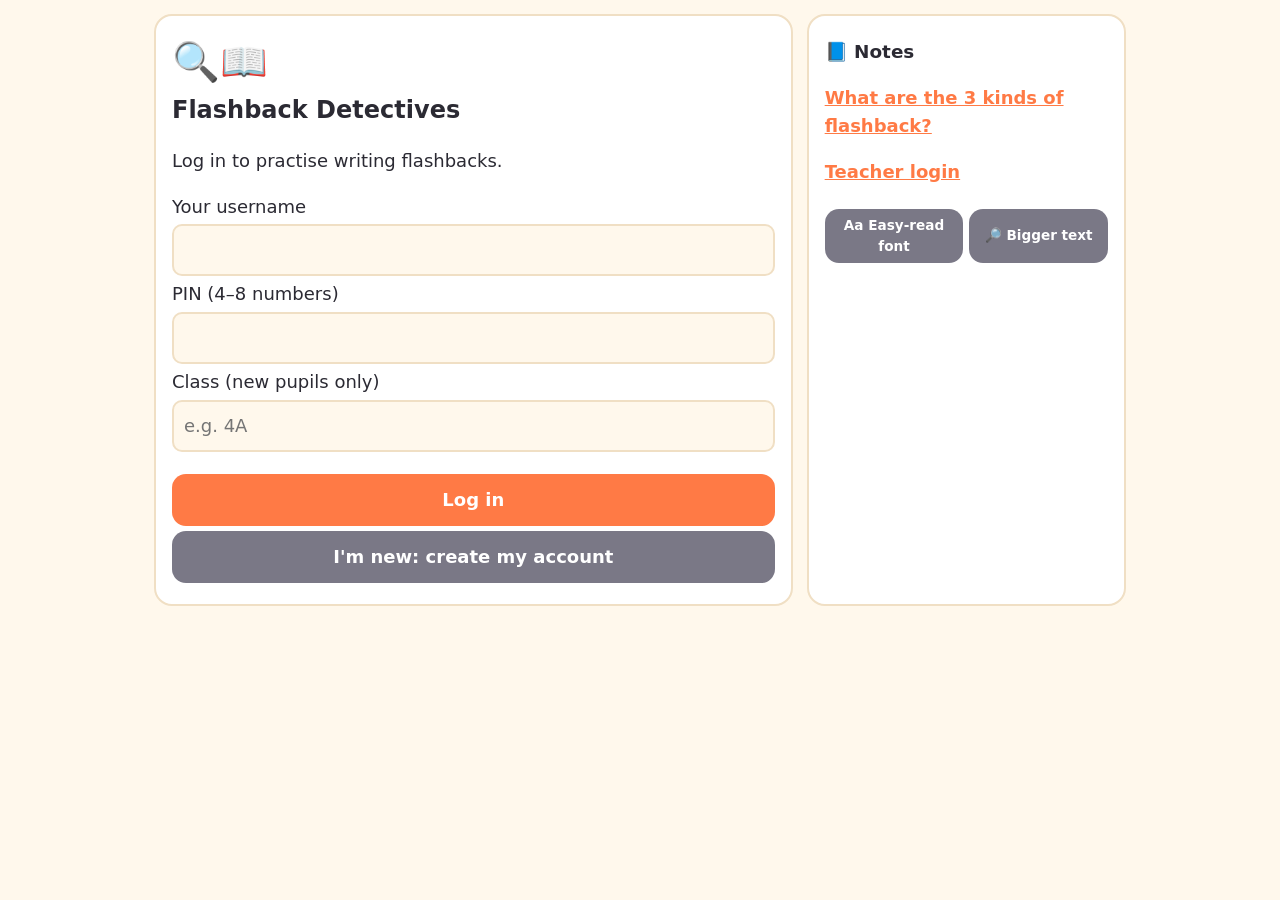
<file: public/index.html>
<!DOCTYPE html><html lang="en"><head><meta charset="utf-8"><title>Flashback Detectives</title><meta name="viewport" content="width=device-width, initial-scale=1, viewport-fit=cover"><link rel="stylesheet" href="style.css"></head><body>
<div class="wrap two"><main class="card" id="main"></main><aside class="card" id="side"></aside></div>
<script>
let T=null,U='',C=null,ME={completions:[],badges:{},writings:[]},run,story=[],pts=0,node,sid,t0,P={};
try{T=localStorage.getItem('tok');U=localStorage.getItem('usr')||'';P=JSON.parse(localStorage.getItem('prefs')||'{}')}catch(e){}
const $=id=>document.getElementById(id),esc=s=>String(s??'').replace(/&/g,'&amp;').replace(/</g,'&lt;'),paras=a=>a.map(t=>t.split('\n\n').map(p=>`<p>${esc(p)}</p>`).join('')).join('');
function prefs(k){if(k){P[k]=!P[k];try{localStorage.setItem('prefs',JSON.stringify(P))}catch(e){}}document.body.classList.toggle('dys',!!P.dys);document.body.classList.toggle('big',!!P.big)}
function say(t){try{speechSynthesis.cancel();const u=new SpeechSynthesisUtterance(t);u.rate=.9;speechSynthesis.speak(u)}catch(e){}}
async function api(p,b){const r=await fetch('/api/'+p,{method:b?'POST':'GET',headers:{'content-type':'application/json',...(T?{authorization:'Bearer '+T}:{})},body:b?JSON.stringify(b):undefined});const d=await r.json().catch(()=>({}));if(r.status===401&&T&&!/login|register/.test(p)){logout();throw new Error('Please log in again')}if(!r.ok)throw new Error(d.error||'Something went wrong');return d}
function logout(){T=null;try{localStorage.removeItem('tok')}catch(e){}login()}
const tools=()=>`<div class="tools"><button class="alt" onclick="prefs('dys');side()">Aa Easy-read font</button><button class="alt" onclick="prefs('big');side()">🔎 Bigger text</button></div>`;
const BN={first:'First Steps',explorer:'Path Explorer',placer:'Strategic Placer',content:'Content Master',length:'Length Expert',architect:'Flashback Architect',persist:'Persistent Learner'};
function side(){if(!T){$('side').innerHTML=`<h2>📘 Notes</h2><p><a href="notes.html" target="_blank">What are the 3 kinds of flashback?</a></p><p><a href="teacher.html">Teacher login</a></p>${tools()}`;return}
const n=ME.completions.length,b=ME.badges||{};
$('side').innerHTML=`<h2>🔍 ${esc(U)}</h2><div class="bar"><span class="pill">⭐ ${ME.completions.reduce((a,c)=>a+c.points,0)} pts</span><span class="pill">📚 ${n}/${C?C.stories.length:10}</span></div><h2>🏅 Badges</h2>${Object.keys(BN).map(k=>`<span class="badge ${b[k]?'':'locked'}">${b[k]?'🏅':'🔒'} ${BN[k]}</span>`).join('')}
${(ME.writings||[]).filter(w=>w.comment).slice(0,3).map(w=>`<h2>💬 Teacher note</h2><p><i>${esc(w.comment)}</i></p>`).join('')}<p><a href="notes.html" target="_blank">📘 Notes on the 3 flashbacks</a></p>${tools()}<button class="alt" onclick="logout()">Log out</button>`}
function login(msg){side();$('main').innerHTML=`<div style="font-size:2.4rem">🔍📖</div><h1>Flashback Detectives</h1><p>Log in to practise writing flashbacks.</p><label>Your username<input id="u" value="${esc(U)}" autocomplete="username"></label><label>PIN (4–8 numbers)<input id="p" type="password" inputmode="numeric" autocomplete="current-password"></label><label>Class (new pupils only)<input id="c" placeholder="e.g. 4A"></label><p class="err" id="e">${msg||''}</p><button class="go" onclick="auth('login')">Log in</button><button class="alt" onclick="auth('register')">I'm new: create my account</button>`}
async function auth(k){try{const d=await api(k,{username:$('u').value,pin:$('p').value,class:$('c').value});T=d.token;U=d.username;try{localStorage.setItem('tok',T);localStorage.setItem('usr',U)}catch(e){}menu()}catch(e){$('e').textContent=e.message}}
function mapHTML(t){return `<div class="map">${C.types[t].map.map(s=>`<div class="${s[2]?'m':''}" style="flex:${s[1]}">${s[0]}</div>`).join('')}</div>`}
async function menu(){try{speechSynthesis.cancel()}catch(e){}try{[C,ME]=await Promise.all([api('stories'),api('me')])}catch(e){return T?($('main').innerHTML='<p class="err">'+esc(e.message)+'</p>'):0}side();
const as=new Set(C.assigned),L=C.stories.slice().sort((a,b)=>(as.has(b.id)-as.has(a.id)));const done={};ME.completions.forEach(c=>done[c.story]=c);
$('main').innerHTML=`<h1>Pick a flashback story</h1><p>Each story teaches one kind of flashback. <a href="notes.html" target="_blank">📘 Read the notes first</a></p>
<div class="cards"><div class="sc"><div class="i">🧩</div><h2>Which flashback is it?</h2><p>Read short extracts and sort them.${ME.sort&&ME.sort.t?' Best: '+ME.sort.s+'/'+ME.sort.t:''}</p><button class="c1" onclick="sortGame()">Play ▶</button></div>
${L.map(s=>{const c=done[s.id];return `<div class="sc"><div class="i">${s.ic}</div><h2>${C.types[s.type].kind}</h2><b>${esc(s.title)}</b> ${c?(c.perfect?'⭐':'✅'):''} ${as.has(s.id)?'<span class="pill">📌 Assigned</span>':''}<p>${esc(s.blurb)}</p><button class="go" onclick="begin('${s.id}')">${c?'Play again':'Start'} ▶</button></div>`}).join('')}</div>`}
async function begin(id){try{const d=await api('run/start',{story:id});sid=id;run=d.run;story=[];pts=0;show(d.node)}catch(e){alert(e.message)}}
function show(n){node=n;const S=C.stories.find(s=>s.id===sid),ord=n.o.map((_,i)=>i).sort(()=>Math.random()-.5);
$('main').innerHTML=`<h1>${S.ic} ${esc(S.title)} <small>· ${C.types[S.type].kind}</small></h1>${mapHTML(S.type)}<div class="bar"><span class="pill">⭐ ${pts} pts</span></div><div class="story" id="st">${story.length?paras(story):'<p><i>Your story will appear here...</i></p>'}</div>
<h2>${esc(n.q)} <button class="alt sm" onclick="say(node.q+'. '+node.o.map(o=>o.l).join('. '))">🔊</button></h2><div id="ch">${ord.map((k,j)=>{const o=n.o[k];return `<button class="c${j}" onclick="pick(${k})">${'ABCD'[j]}. ${esc(o.l)}</button>${o.t?`<details><summary>👀 Show example</summary>${esc(o.t)}</details>`:''}`}).join('')}</div>
<details><summary>💡 Need a hint?</summary>${esc(n.h)}</details><div id="fb"></div><div class="tools"><button class="alt" onclick="say(story.join(' '))">🔊 Read my story</button><button class="alt" onclick="menu()">⬅ Back to stories</button></div>`;
$('st').scrollTop=1e5;t0=Date.now()}
async function pick(k){document.querySelectorAll('#ch button').forEach(b=>b.disabled=true);
try{const d=await api('run/choice',{run,idx:k,ms:Date.now()-t0}),lab={g:'✅ Great choice!',o:'⚠️ Almost there',b:'❌ Let’s rethink'};
$('fb').innerHTML=`<div class="fbk ${d.r}"><b>${lab[d.r]}</b> ${d.p?'<b>+'+d.p+' pts</b>':''} ${d.half?'<small>(half points: you tried again)</small>':''}<p>${esc(d.f)}</p><p>💡 <b>Tip:</b> ${esc(d.tip)}</p><button class="alt sm" onclick="say(${JSON.stringify(d.f+' '+d.tip).replace(/"/g,'&quot;')})">🔊</button></div>${d.retry?'':'<button class="go" id="k">Continue ▶</button>'}<button class="alt" id="a">↩ Try a different choice</button>`;
$('fb').scrollIntoView({behavior:'smooth',block:'nearest'});
$('a').onclick=async()=>{try{show(d.retry?node:(await api('run/retry',{run})).node)}catch(e){alert(e.message)}};
if(!d.retry)$('k').onclick=async()=>{try{const r=await api('run/advance',{run});story=r.story;pts=r.pts;r.done?summary(r):show(r.node)}catch(e){alert(e.message)}}}catch(e){$('fb').innerHTML='<p class="err">'+esc(e.message)+'</p>'}}
function summary(r){const S=C.stories.find(s=>s.id===sid),T_=C.types[S.type];
$('main').innerHTML=`<h1>🎉 Story complete!</h1>${mapHTML(S.type)}<div class="story" style="max-height:none">${paras(story)}</div><p><b>Points: ${pts}</b> ${r.perfect?'⭐ Perfect run!':''}</p>
<h2>✍️ Your turn</h2><p>${esc(S.wp)}</p><textarea id="w" rows="6" placeholder="Write here..." oninput="$('wc').textContent=this.value.trim().split(/\\s+/).filter(Boolean).length"></textarea><small><span id="wc">0</span> words</small>
<h3>Check your writing</h3>${T_.checks.map((c,i)=>`<label class="chk"><input type="checkbox" class="ck" value="${i}"><span>${esc(c)}</span></label>`).join('')}
<h2>🧠 Reflection</h2>${T_.rq.map((q,i)=>`<p>${i+1}. ${esc(q)}<textarea class="rf" rows="2"></textarea></p>`).join('')}<p class="err" id="e"></p><button class="go" onclick="finish()">Save my work ▶</button>`}
async function finish(){try{const r=await api('run/finish',{run,writing:$('w').value,checks:[...document.querySelectorAll('.ck:checked')].map(c=>c.value),reflection:[...document.querySelectorAll('.rf')].map(t=>t.value)});await menu();$('main').insertAdjacentHTML('afterbegin',`<div class="cert">🏆 <b>Flashback Detective Certificate</b><br>${esc(U)} finished <b>${esc(C.stories.find(s=>s.id===sid).title)}</b> with ${r.points} points!</div>`)}catch(e){$('e').textContent=e.message}}
async function sortGame(){const d=await api('sort');const K=Object.entries(C.types);
$('main').innerHTML=`<h1>🧩 Which flashback is it?</h1><p>Read each extract. Pick the kind of flashback. (<a href="notes.html" target="_blank">notes</a>)</p>${d.items.map(it=>`<div class="story" style="max-height:none"><p>${it.i+1}. ${esc(it.x)}</p><select class="sa">${'<option value="">Choose…</option>'+K.map(([k,v])=>`<option value="${k}">${v.kind}</option>`).join('')}</select><div class="ex" id="x${it.i}"></div></div>`).join('')}<button class="go" id="sb" onclick="sortSubmit()">Check my answers ▶</button><button class="alt" onclick="menu()">⬅ Back to stories</button>`}
async function sortSubmit(){const a=[...document.querySelectorAll('.sa')].map(s=>s.value);if(a.includes(''))return alert('Please answer every extract');const r=await api('sort',{answers:a});$('sb').disabled=true;
r.results.forEach((x,i)=>$('x'+i).innerHTML=`<div class="fbk ${x.ok?'g':'b'}">${x.ok?'✅ Correct!':'❌ It was '+C.types[x.a].kind+'.'} ${esc(x.e)}</div>`);$('sb').insertAdjacentHTML('beforebegin',`<h2>Score: ${r.score}/${r.total}</h2>`)}
prefs();T?menu():login();
</script></body></html>
</file>
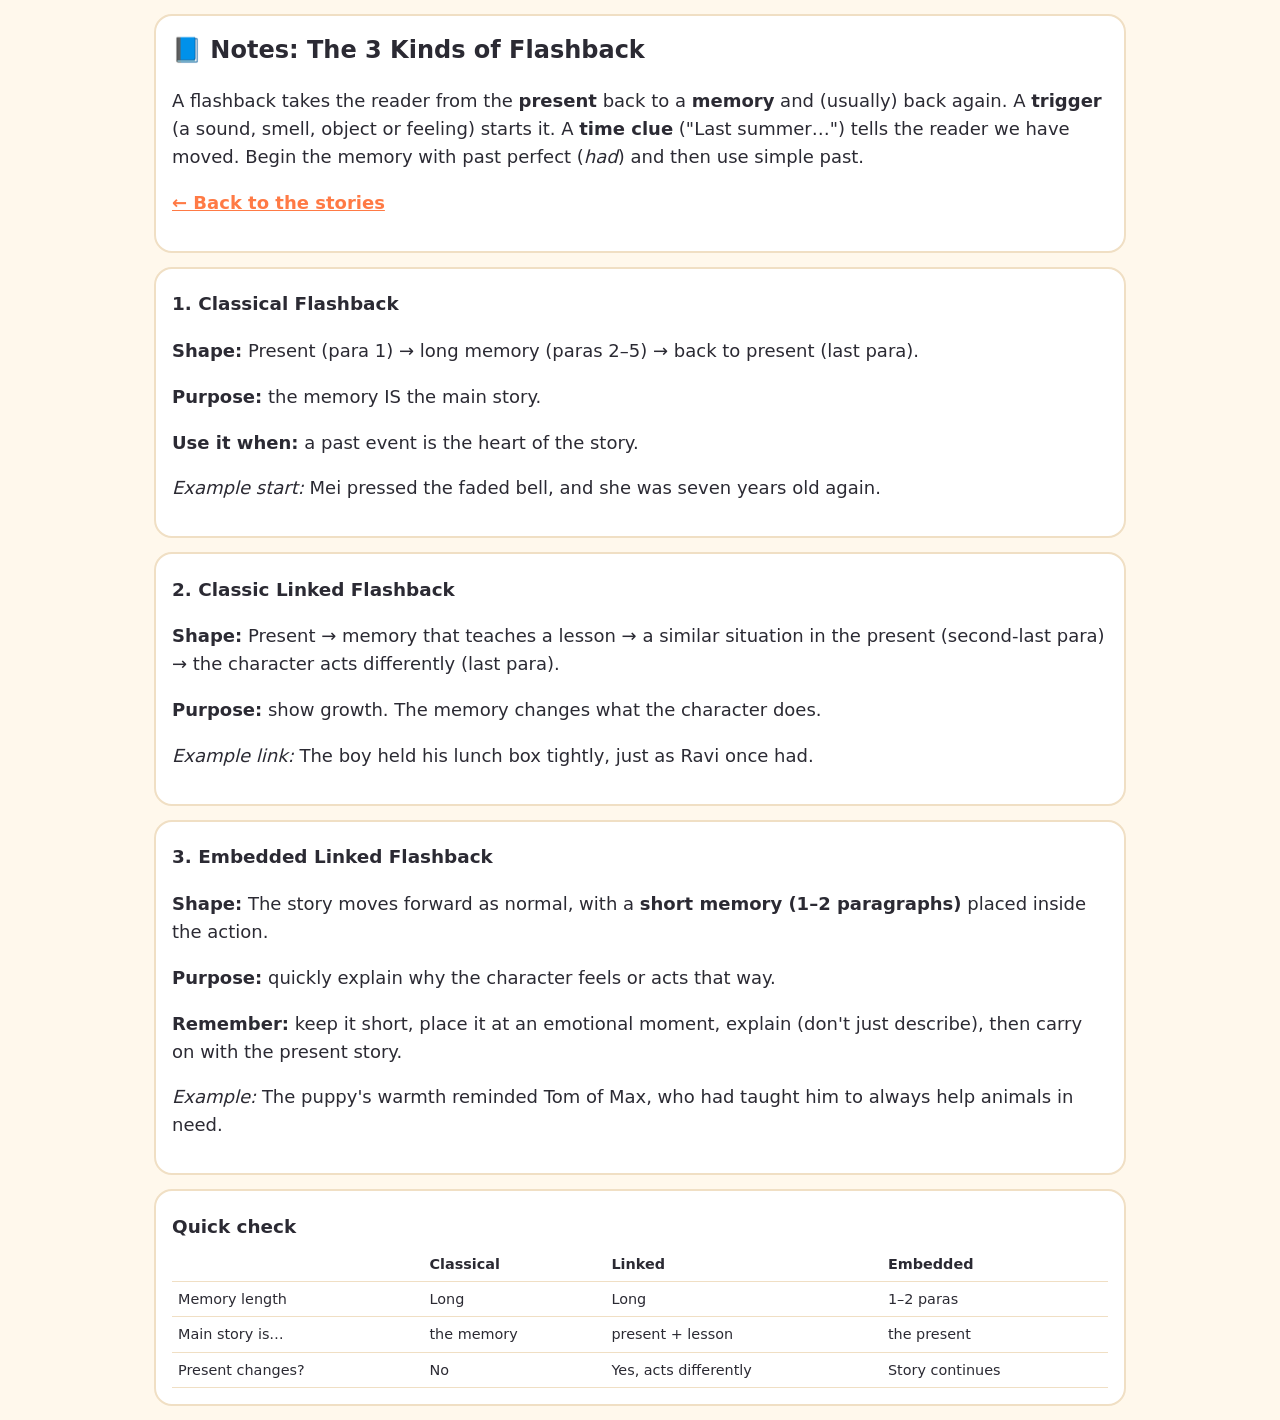
<file: public/notes.html>
<!DOCTYPE html><html lang="en"><head><meta charset="utf-8"><title>Flashback Notes</title><meta name="viewport" content="width=device-width, initial-scale=1, viewport-fit=cover"><link rel="stylesheet" href="style.css"></head><body><div class="wrap">
<div class="card"><h1>📘 Notes: The 3 Kinds of Flashback</h1><p>A flashback takes the reader from the <b>present</b> back to a <b>memory</b> and (usually) back again. A <b>trigger</b> (a sound, smell, object or feeling) starts it. A <b>time clue</b> ("Last summer…") tells the reader we have moved. Begin the memory with past perfect (<i>had</i>) and then use simple past.</p><p><a href="/">← Back to the stories</a></p></div>
<div class="card"><h2>1. Classical Flashback</h2><p><b>Shape:</b> Present (para 1) → long memory (paras 2–5) → back to present (last para).</p><p><b>Purpose:</b> the memory IS the main story.</p><p><b>Use it when:</b> a past event is the heart of the story.</p><p><i>Example start:</i> Mei pressed the faded bell, and she was seven years old again.</p></div>
<div class="card"><h2>2. Classic Linked Flashback</h2><p><b>Shape:</b> Present → memory that teaches a lesson → a similar situation in the present (second-last para) → the character acts differently (last para).</p><p><b>Purpose:</b> show growth. The memory changes what the character does.</p><p><i>Example link:</i> The boy held his lunch box tightly, just as Ravi once had.</p></div>
<div class="card"><h2>3. Embedded Linked Flashback</h2><p><b>Shape:</b> The story moves forward as normal, with a <b>short memory (1–2 paragraphs)</b> placed inside the action.</p><p><b>Purpose:</b> quickly explain why the character feels or acts that way.</p><p><b>Remember:</b> keep it short, place it at an emotional moment, explain (don't just describe), then carry on with the present story.</p><p><i>Example:</i> The puppy's warmth reminded Tom of Max, who had taught him to always help animals in need.</p></div>
<div class="card"><h2>Quick check</h2><table><tr><th></th><th>Classical</th><th>Linked</th><th>Embedded</th></tr><tr><td>Memory length</td><td>Long</td><td>Long</td><td>1–2 paras</td></tr><tr><td>Main story is…</td><td>the memory</td><td>present + lesson</td><td>the present</td></tr><tr><td>Present changes?</td><td>No</td><td>Yes, acts differently</td><td>Story continues</td></tr></table></div>
</div></body></html>
</file>
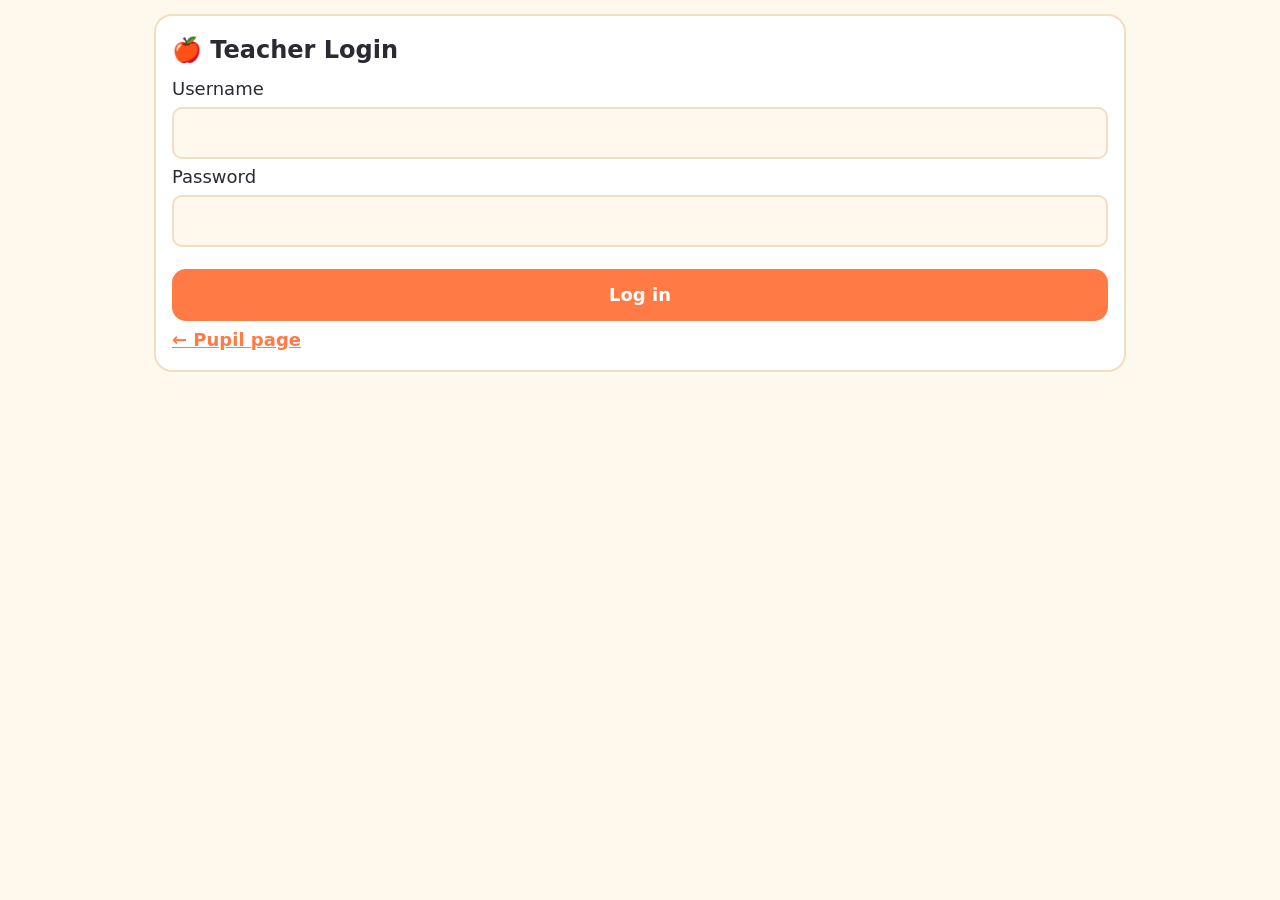
<file: public/teacher.html>
<!DOCTYPE html><html lang="en"><head><meta charset="utf-8"><title>Teacher Dashboard</title><meta name="viewport" content="width=device-width, initial-scale=1, viewport-fit=cover"><link rel="stylesheet" href="style.css"></head><body><div class="wrap"><div class="card" id="m"></div><div id="d" style="display:grid;gap:14px"></div></div>
<script>
let T=null,S=null,F='';const $=id=>document.getElementById(id),esc=s=>String(s??'').replace(/&/g,'&amp;').replace(/</g,'&lt;').replace(/"/g,'&quot;');
async function api(p,b){const r=await fetch('/api/admin/'+p,{method:b?'POST':'GET',headers:{'content-type':'application/json',...(T?{authorization:'Bearer '+T}:{})},body:b?JSON.stringify(b):undefined});const d=await r.json().catch(()=>({}));if(!r.ok)throw new Error(d.error||'Error');return d}
function login(m){$('d').innerHTML='';$('m').innerHTML=`<h1>🍎 Teacher Login</h1><label>Username<input id="u" autocomplete="username"></label><label>Password<input id="p" type="password" autocomplete="current-password"></label><p class="err" id="e">${m||''}</p><button class="go" onclick="go()">Log in</button><a href="/">← Pupil page</a>`}
async function go(){try{T=(await api('login',{user:$('u').value,password:$('p').value})).token;load()}catch(e){$('e').textContent=e.message}}
const title=id=>(S.stories.find(s=>s.id===id)||{title:id}).title,kind=id=>{const s=S.stories.find(x=>x.id===id);return s?S.types[s.type].kind:''};
async function load(){try{S=await api('summary')}catch(e){return login(e.message)}draw()}
function csv(){const rows=[['username','class','stories_done','points','try_agains','last_active']].concat(S.pupils.map(p=>[p.username,p.class,p.done,p.points,p.tries,p.last_active||'']),[[],['username','class','story','points','perfect','date']],S.completions.map(c=>[c.username,c.class,title(c.story),c.points,c.perfect?'yes':'no',c.ts]));
const t=rows.map(r=>r.map(x=>'"'+String(x??'').replace(/"/g,'""')+'"').join(',')).join('\n');const a=document.createElement('a');a.href=URL.createObjectURL(new Blob([t],{type:'text/csv'}));a.download='flashback-detectives.csv';a.click()}
function draw(){const cls=[...new Set(S.pupils.map(p=>p.class||''))].sort(),inC=x=>!F||(x.class||'')===F;
const P=S.pupils.filter(inC),names=new Set(P.map(p=>p.username)),ok=x=>!F||names.has(x.username);
$('m').innerHTML=`<h1>🍎 Teacher Dashboard</h1><div class="tabs"><select id="cf" style="width:auto" onchange="F=this.value;draw()"><option value="">All classes</option>${cls.map(c=>`<option ${c===F?'selected':''} value="${esc(c)}">${esc(c)||'(no class)'}</option>`).join('')}</select><button class="alt sm" onclick="load()">Refresh</button><button class="alt sm" onclick="csv()">⬇ CSV</button><button class="alt sm" onclick="T=null;login()">Log out</button></div><p>${P.length} pupils · ${S.completions.filter(ok).length} completed stories</p>`;
const g={};S.choices.forEach(c=>{const k=c.story+'|'+c.node;const x=g[k]=g[k]||{story:c.story,node:c.node,tot:0,bad:0,secs:0,rows:[]};x.tot+=c.n;if(c.r!=='g')x.bad+=c.n;x.secs=Math.max(x.secs,c.secs||0);x.rows.push(c)});
const asg=new Set(S.assignments.map(a=>a.class+'|'+a.story));
$('d').innerHTML=`<div class="card"><h2>Pupils</h2><table><tr><th>Name</th><th>Class</th><th>Stories</th><th>Points</th><th>Try-agains</th><th>Last active</th></tr>${P.map(p=>`<tr><td><a href="#" onclick="drill('${esc(p.username)}');return false">${esc(p.username)}</a></td><td>${esc(p.class)}</td><td>${p.done}/${S.stories.length}</td><td>${p.points}</td><td>${p.tries}</td><td>${esc(p.last_active||'-')}</td></tr>`).join('')}</table><div id="dr"></div></div>
<div class="card"><h2>Where pupils struggle (all classes)</h2><table><tr><th>Story</th><th>Step</th><th>Picks</th><th>% not best</th><th>Most picked</th><th>Slowest (s)</th></tr>${Object.values(g).sort((a,b)=>b.bad/b.tot-a.bad/a.tot).slice(0,25).map(x=>{const t=x.rows.sort((a,b)=>b.n-a.n)[0];return `<tr><td>${esc(title(x.story))}</td><td>${esc(x.node)}</td><td>${x.tot}</td><td>${Math.round(100*x.bad/x.tot)}%</td><td>${esc(t.choice)} (${t.n})</td><td>${x.secs}</td></tr>`}).join('')}</table></div>
<div class="card"><h2>Pupil writing (add a comment)</h2>${S.writings.filter(ok).map(w=>`<details><summary><b>${esc(w.username)}</b> · ${esc(title(w.story))} · ${esc(w.ts)} ${w.comment?'💬':''}</summary><p>${esc(w.text)}</p><p><small>Checklist ticked: ${(JSON.parse(w.checks||'[]')).length}/5</small></p><textarea id="cm${w.id}" rows="2" placeholder="Comment for the pupil">${esc(w.comment)}</textarea><button class="go sm" onclick="cmt(${w.id})">Save comment</button></details>`).join('')||'<p>No writing yet.</p>'}</div>
<div class="card"><h2>Reflections</h2>${S.completions.filter(ok).map(c=>{let r=[];try{r=JSON.parse(c.reflection)}catch(e){}return `<details><summary><b>${esc(c.username)}</b> · ${esc(title(c.story))} · ${c.points} pts ${c.perfect?'⭐':''}</summary>${r.map((a,i)=>`<p>${i+1}. ${esc(a)||'<i>blank</i>'}</p>`).join('')}</details>`}).join('')||'<p>Nothing yet.</p>'}</div>
<div class="card"><h2>Assign stories to a class</h2>${F?`<p>Class <b>${esc(F)}</b> (assigned stories are pinned for these pupils)</p>${S.stories.map(s=>`<label class="chk"><input type="checkbox" ${asg.has(F+'|'+s.id)?'checked':''} onchange="asn('${s.id}',this.checked)"><span>${esc(s.title)} <small>(${esc(S.types[s.type].kind)})</small></span></label>`).join('')}`:'<p>Choose a class in the filter above.</p>'}</div>
<div class="card"><h2>Add a class list</h2><input id="bc" placeholder="Class, e.g. 4A" value="${esc(F)}"><textarea id="bn" rows="5" placeholder="One pupil name per line"></textarea><button class="go" onclick="bulk()">Create accounts</button><div id="bo"></div>
<h2>Reset a PIN / remove a pupil</h2><input id="ru" placeholder="username"><input id="rp" placeholder="new PIN (4-8 digits)" inputmode="numeric"><button class="go" onclick="rst()">Reset PIN</button><button class="alt" onclick="del()">Delete this pupil and their data</button><p id="rm"></p></div>`}
async function drill(u){try{const d=await api('pupil?u='+encodeURIComponent(u));$('dr').innerHTML=`<h2>${esc(u)}</h2><p>Sorting game: ${d.sorts.map(s=>s.score+'/'+s.total).join(', ')||'not played'}</p><table><tr><th>Story</th><th>Pts</th><th>Date</th></tr>${d.completions.map(c=>`<tr><td>${esc(title(c.story))}</td><td>${c.points} ${c.perfect?'⭐':''}</td><td>${esc(c.ts)}</td></tr>`).join('')}</table><details><summary>Last ${d.picks.length} choices</summary><table>${d.picks.map(p=>`<tr><td>${esc(title(p.story))}</td><td>${esc(p.node)}</td><td>${esc(p.choice)}</td><td>${p.r==='g'?'✅':p.r==='o'?'⚠️':'❌'}</td><td>${p.tries?'retry':''}</td></tr>`).join('')}</table></details>`}catch(e){$('dr').textContent=e.message}}
const done=async(f,m)=>{try{await f();if(m)$('rm').textContent=m;await load()}catch(e){alert(e.message)}};
const cmt=id=>done(()=>api('comment',{id,comment:$('cm'+id).value}));
const asn=(story,on)=>done(()=>api('assign',{class:F,story,on}));
async function bulk(){try{const d=await api('bulk',{class:$('bc').value,names:$('bn').value.split('\n')});const h=`<table><tr><th>Name</th><th>Username</th><th>PIN</th></tr>${d.created.map(x=>`<tr><td>${esc(x.name)}</td><td>${esc(x.username)}</td><td>${x.pin}</td></tr>`).join('')}</table><p>Print or copy this list now. PINs are not shown again.</p>`;await load();$('bo').innerHTML=h}catch(e){alert(e.message)}}
const rst=()=>done(()=>api('reset-pin',{username:$('ru').value,pin:$('rp').value}),'PIN reset ✔');
const del=()=>{const u=$('ru').value;if(u&&confirm('Delete '+u+' and all their data?'))done(()=>api('delete-pupil',{username:u}),'Deleted')};
login();
</script></body></html>
</file>
<file: public/style.css>
:root{box-sizing:border-box;padding-top:env(safe-area-inset-top,0px);padding-bottom:env(safe-area-inset-bottom,0px);--bg:#fff8ec;--card:#fff;--ink:#2b2a33;--mut:#6b6a75;--pri:#ff7a45;--g:#e3f7e7;--gb:#2e9e4f;--o:#fff3d1;--ob:#d99a00;--b:#fde2e2;--bb:#d64545;--ln:#f0dfc4}
@media (prefers-color-scheme:dark){:root{--bg:#1e1c24;--card:#2a2833;--ink:#f3f1f7;--mut:#b4b1c0;--g:#1d3a27;--o:#463a14;--b:#4a2323;--ln:#403d4d}}
html{scroll-padding-top:env(safe-area-inset-top,0px)}*{box-sizing:border-box}
body{margin:0;background:var(--bg);color:var(--ink);font:18px/1.55 "Comic Sans MS","Trebuchet MS",system-ui,sans-serif}
.wrap{max-width:1000px;margin:auto;padding:14px;display:grid;gap:14px;grid-template-columns:1fr}
@media(min-width:800px){.wrap.two{grid-template-columns:2fr 1fr}}
.card{background:var(--card);border:2px solid var(--ln);border-radius:18px;padding:16px;overflow-x:auto}
h1{margin:0 0 6px;font-size:1.5rem}h2{margin:.3em 0;font-size:1.15rem}a{color:var(--pri);font-weight:bold}
.bar{display:flex;gap:8px;flex-wrap:wrap;font-weight:bold;margin:6px 0}.pill{background:var(--o);padding:4px 12px;border-radius:99px;font-size:.9rem}
.story{background:var(--bg);border-radius:12px;padding:12px;margin:10px 0;max-height:270px;overflow:auto}.story p{margin:.4em 0}
button,.btn{font:inherit;cursor:pointer;border:0;border-radius:14px;padding:12px 16px;margin:5px 0;width:100%;text-align:left;color:#fff;font-weight:bold;display:block;text-decoration:none}
button:hover{filter:brightness(1.08)}button:disabled{opacity:.5;cursor:default}
.c0{background:#3f8efc}.c1{background:#9b59d0}.c2{background:#e8590c}.c3{background:#2b9aa0}.go{background:var(--pri);text-align:center}.alt{background:#7a7886;text-align:center}
.fbk{border-radius:14px;padding:12px;margin-top:10px;border:2px solid}.fbk.g{background:var(--g);border-color:var(--gb)}.fbk.o{background:var(--o);border-color:var(--ob)}.fbk.b{background:var(--b);border-color:var(--bb)}
details{margin:2px 0 8px;font-size:.95rem;color:var(--mut)}summary{cursor:pointer}
.badge{display:inline-block;margin:3px;padding:4px 10px;border-radius:99px;background:var(--g);font-size:.9rem}.locked{opacity:.4;background:var(--ln)}
input,textarea,select{width:100%;font:inherit;padding:10px;border-radius:10px;border:2px solid var(--ln);background:var(--bg);color:var(--ink);margin:4px 0}
.cards{display:grid;gap:12px;grid-template-columns:repeat(auto-fit,minmax(220px,1fr))}.sc{border:3px solid var(--ln);border-radius:16px;padding:14px;background:var(--bg)}.sc .i{font-size:2.4rem}
.cert{text-align:center;border:4px dashed var(--pri);border-radius:18px;padding:14px;margin-top:10px}.err{color:var(--bb);font-weight:bold}
table{border-collapse:collapse;width:100%;font-size:.9rem}td,th{border-bottom:1px solid var(--ln);padding:6px;text-align:left}
button,.btn{min-height:48px}body.big{font-size:22px}
body.dys{font-family:Verdana,"Trebuchet MS",sans-serif;letter-spacing:.06em;word-spacing:.16em;line-height:1.95}
.map{display:flex;gap:3px;margin:8px 0;font-size:.72rem;text-align:center}.map div{padding:4px 2px;border-radius:6px;background:#cfd8ff;color:#223}.map .m{background:var(--pri);color:#fff;font-weight:bold}
.tools{display:flex;gap:6px;flex-wrap:wrap;margin-top:10px}.tools button{width:auto;flex:1;text-align:center;padding:6px 8px;min-height:40px;font-size:.85rem}
.chk{display:flex;gap:8px;align-items:flex-start;margin:4px 0}.chk input{width:24px;height:24px;margin:2px}
.tabs{display:flex;gap:6px;flex-wrap:wrap}.tabs button{width:auto;text-align:center}.sm{width:auto!important;display:inline-block!important;padding:6px 12px;min-height:36px;text-align:center}
</file>
